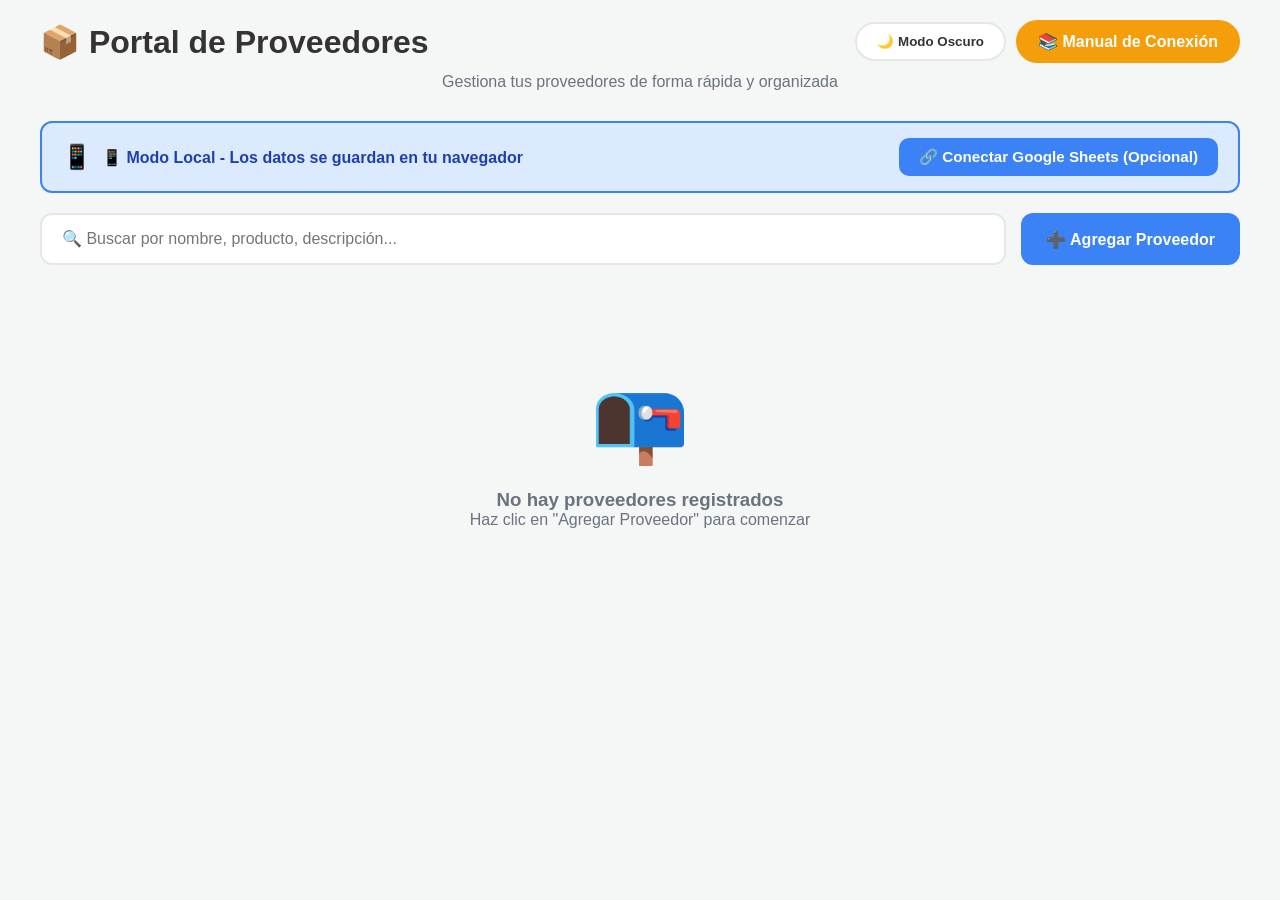
<file: index.html>
<!DOCTYPE html>
<html lang="es">
<head>
<meta charset="UTF-8">
<meta name="viewport" content="width=device-width, initial-scale=1.0">
<title>Portal de Proveedores</title>
<link rel="stylesheet" href="css.css">
</head>
<body>

<header>
<div class="header-content">
<h1>📦 Portal de Proveedores</h1>
<div class="header-buttons">
<button id="theme-toggle" class="theme-toggle" onclick="toggleTheme()">🌙 Modo Oscuro</button>
<a href="manual.html" class="btn-manual" target="_blank">📚 Manual de Conexión</a>
</div>
</div>
<p class="subtitle">Gestiona tus proveedores de forma rápida y organizada</p>
</header>

<main>
<!-- BARRA DE CONEXIÓN -->
<div id="connection-bar" class="connection-bar">
<div class="connection-info">
<span class="status-icon" id="status-icon">📱</span>
<span id="connection-status">Modo Local - Los datos se guardan en tu navegador</span>
</div>
<button class="btn-connect" onclick="showSetupModal()" id="btn-connect">🔗 Conectar Google Sheets (Opcional)</button>
</div>

<!-- BARRA DE HERRAMIENTAS -->
<div class="toolbar" id="toolbar">
<div class="search-container">
<input type="text" id="search-input" placeholder="🔍 Buscar por nombre, producto, descripción..." onkeyup="searchProviders()">
</div>
<button class="btn-add" onclick="openModal()">➕ Agregar Proveedor</button>
</div>

<!-- GRID DE TARJETAS -->
<div id="providers-grid" class="providers-grid">
<!-- Las tarjetas se generan aquí dinámicamente -->
</div>

<!-- MENSAJE VACÍO -->
<div id="empty-message" class="empty-message" style="display: none;">
<div class="empty-icon">📭</div>
<h3>No hay proveedores registrados</h3>
<p>Haz clic en "Agregar Proveedor" para comenzar</p>
</div>
</main>

<!-- MODAL DE CONFIGURACIÓN (Conexión Google Sheets) -->
<div id="modal-setup" class="modal">
<div class="modal-content">
<div class="modal-header">
<h2>🔗 Conectar con Google Sheets</h2>
<button class="btn-close" onclick="closeSetupModal()">✕</button>
</div>
<div class="setup-instructions">
<h3>📋 Instrucciones:</h3>
<ol>
<li>Abre el archivo <strong>manual.html</strong> para ver los pasos completos</li>
<li>Crea tu Google Sheet y Apps Script</li>
<li>Copia la URL de tu aplicación web</li>
<li>Pégala en el campo de abajo</li>
</ol>
<a href="manual.html" target="_blank" class="btn-manual-inline">📖 Ver Manual Completo</a>
</div>
<div class="form-group">
<label for="script-url">URL del Script de Google:</label>
<input type="text" id="script-url" placeholder="https://script.google.com/macros/s/.../exec">
</div>
<div class="form-actions">
<button class="btn-cancel" onclick="closeSetupModal()">Cancelar</button>
<button class="btn-save" onclick="saveScriptUrl()">💾 Conectar</button>
<button class="btn-disconnect" onclick="disconnectGoogle()" id="btn-disconnect" style="display:none;">🔌 Desconectar</button>
</div>
</div>
</div>

<!-- MODAL AGREGAR/EDITAR -->
<div id="modal" class="modal">
<div class="modal-content">
<div class="modal-header">
<h2 id="modal-title">➕ Agregar Proveedor</h2>
<button class="btn-close" onclick="closeModal()">✕</button>
</div>
<form id="provider-form" onsubmit="saveProvider(event)">
<div class="form-group">
<label for="prov-nombre">Nombre del Proveedor *</label>
<input type="text" id="prov-nombre" required placeholder="Ej: Distribuidora XYZ">
</div>
<div class="form-group">
<label for="prov-numero">Número de Teléfono *</label>
<input type="tel" id="prov-numero" required placeholder="Ej: 555-123-4567">
</div>
<div class="form-group">
<label for="prov-etiqueta">Etiqueta / Categoría</label>
<input type="text" id="prov-etiqueta" placeholder="Ej: Relojes, Ropa, Electrónica">
<small>Palabras clave separadas por coma</small>
</div>
<div class="form-group">
<label for="prov-alias">Alias (Nombre corto)</label>
<input type="text" id="prov-alias" placeholder="Ej: XYZ, Proveedor A">
</div>
<div class="form-group">
<label for="prov-descripcion">Descripción Detallada</label>
<textarea id="prov-descripcion" rows="4" placeholder="Ej: Vende relojes de pulsera, smartwatches, accesorios. Precios mayoristas. Entrega en 24h."></textarea>
<small>Describe qué productos vende, condiciones, etc.</small>
</div>
<div class="form-actions">
<button type="button" class="btn-cancel" onclick="closeModal()">Cancelar</button>
<button type="submit" class="btn-save">💾 Guardar</button>
</div>
</form>
</div>
</div>

<!-- MODAL CONFIRMAR ELIMINAR -->
<div id="modal-confirm" class="modal">
<div class="modal-content modal-small">
<div class="warning-icon">⚠️</div>
<h3>Confirmar Eliminación</h3>
<p>¿Estás seguro de que deseas eliminar este proveedor?</p>
<p class="confirm-name" id="confirm-name"></p>
<div class="form-actions">
<button class="btn-cancel" onclick="closeConfirmModal()">Cancelar</button>
<button class="btn-delete" onclick="confirmDelete()">🗑️ Eliminar</button>
</div>
</div>
</div>

<script src="proveedores.js"></script>
</body>
</html>
</file>
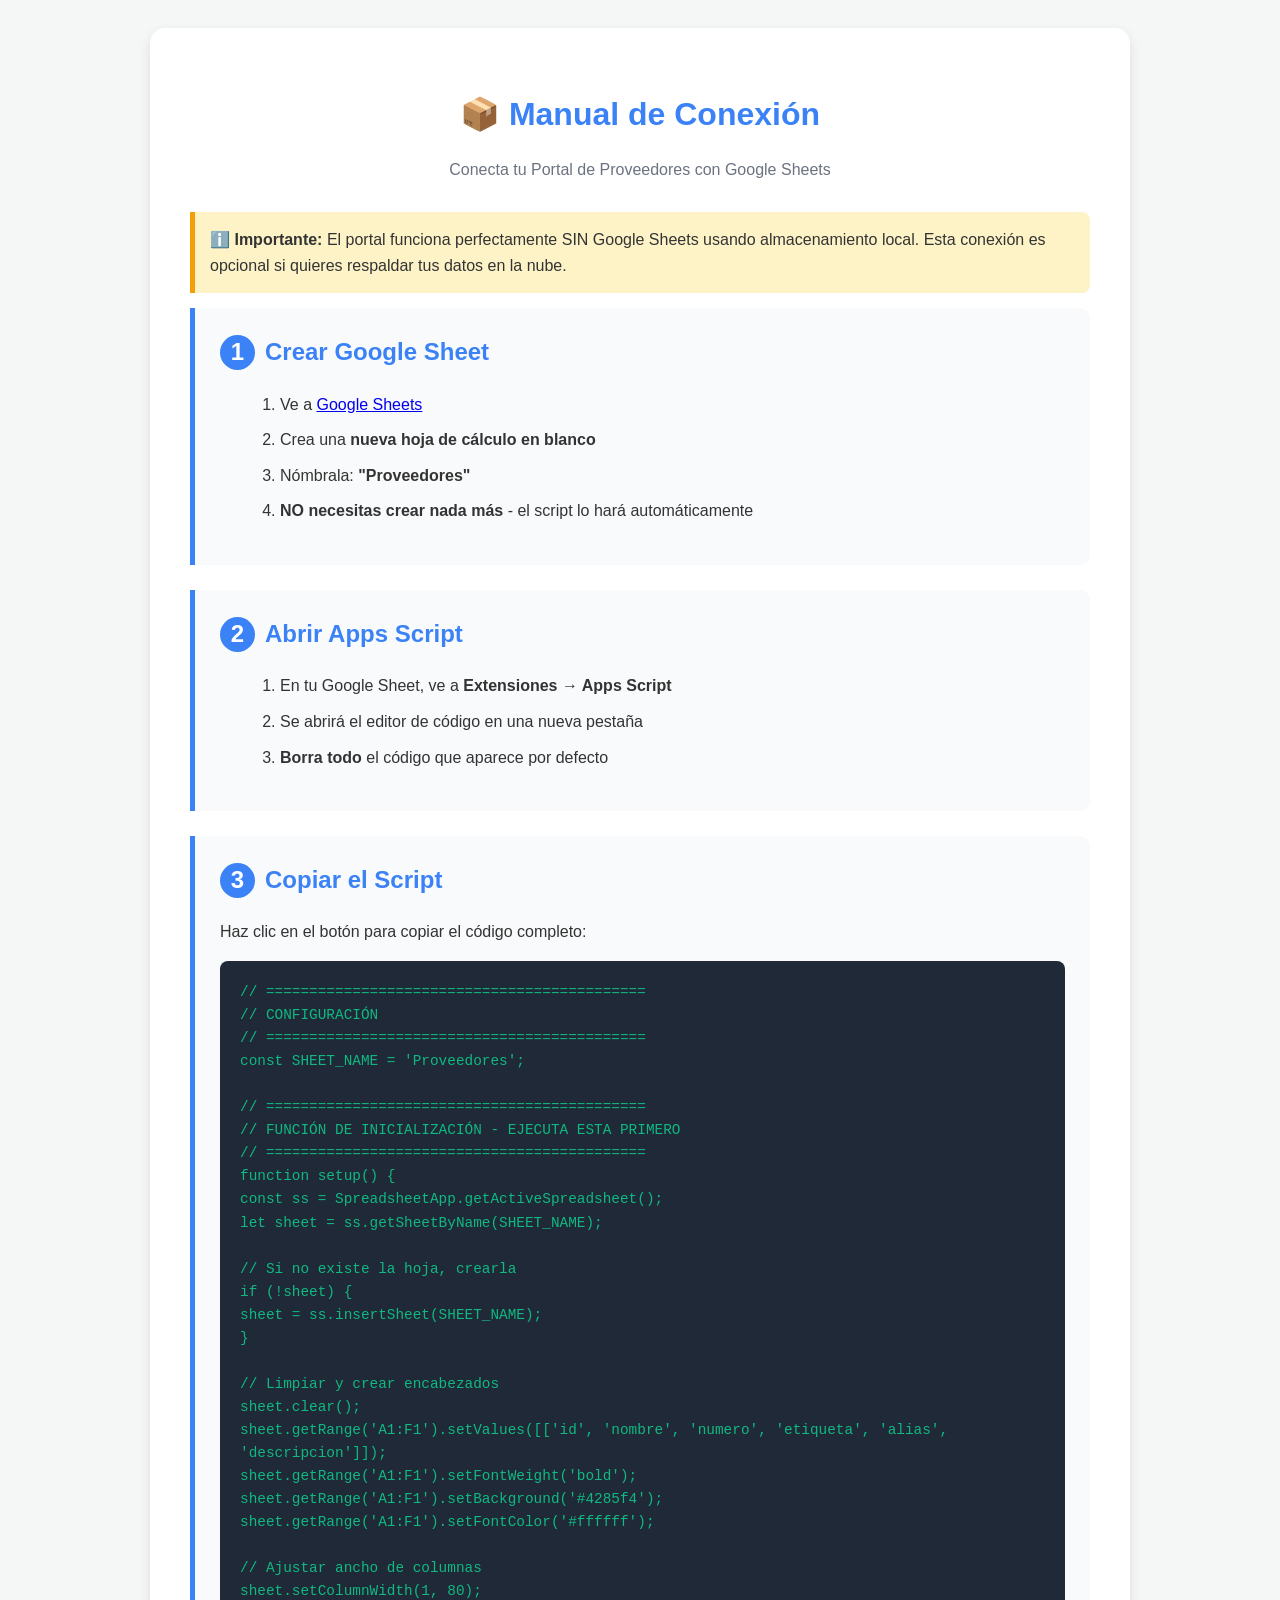
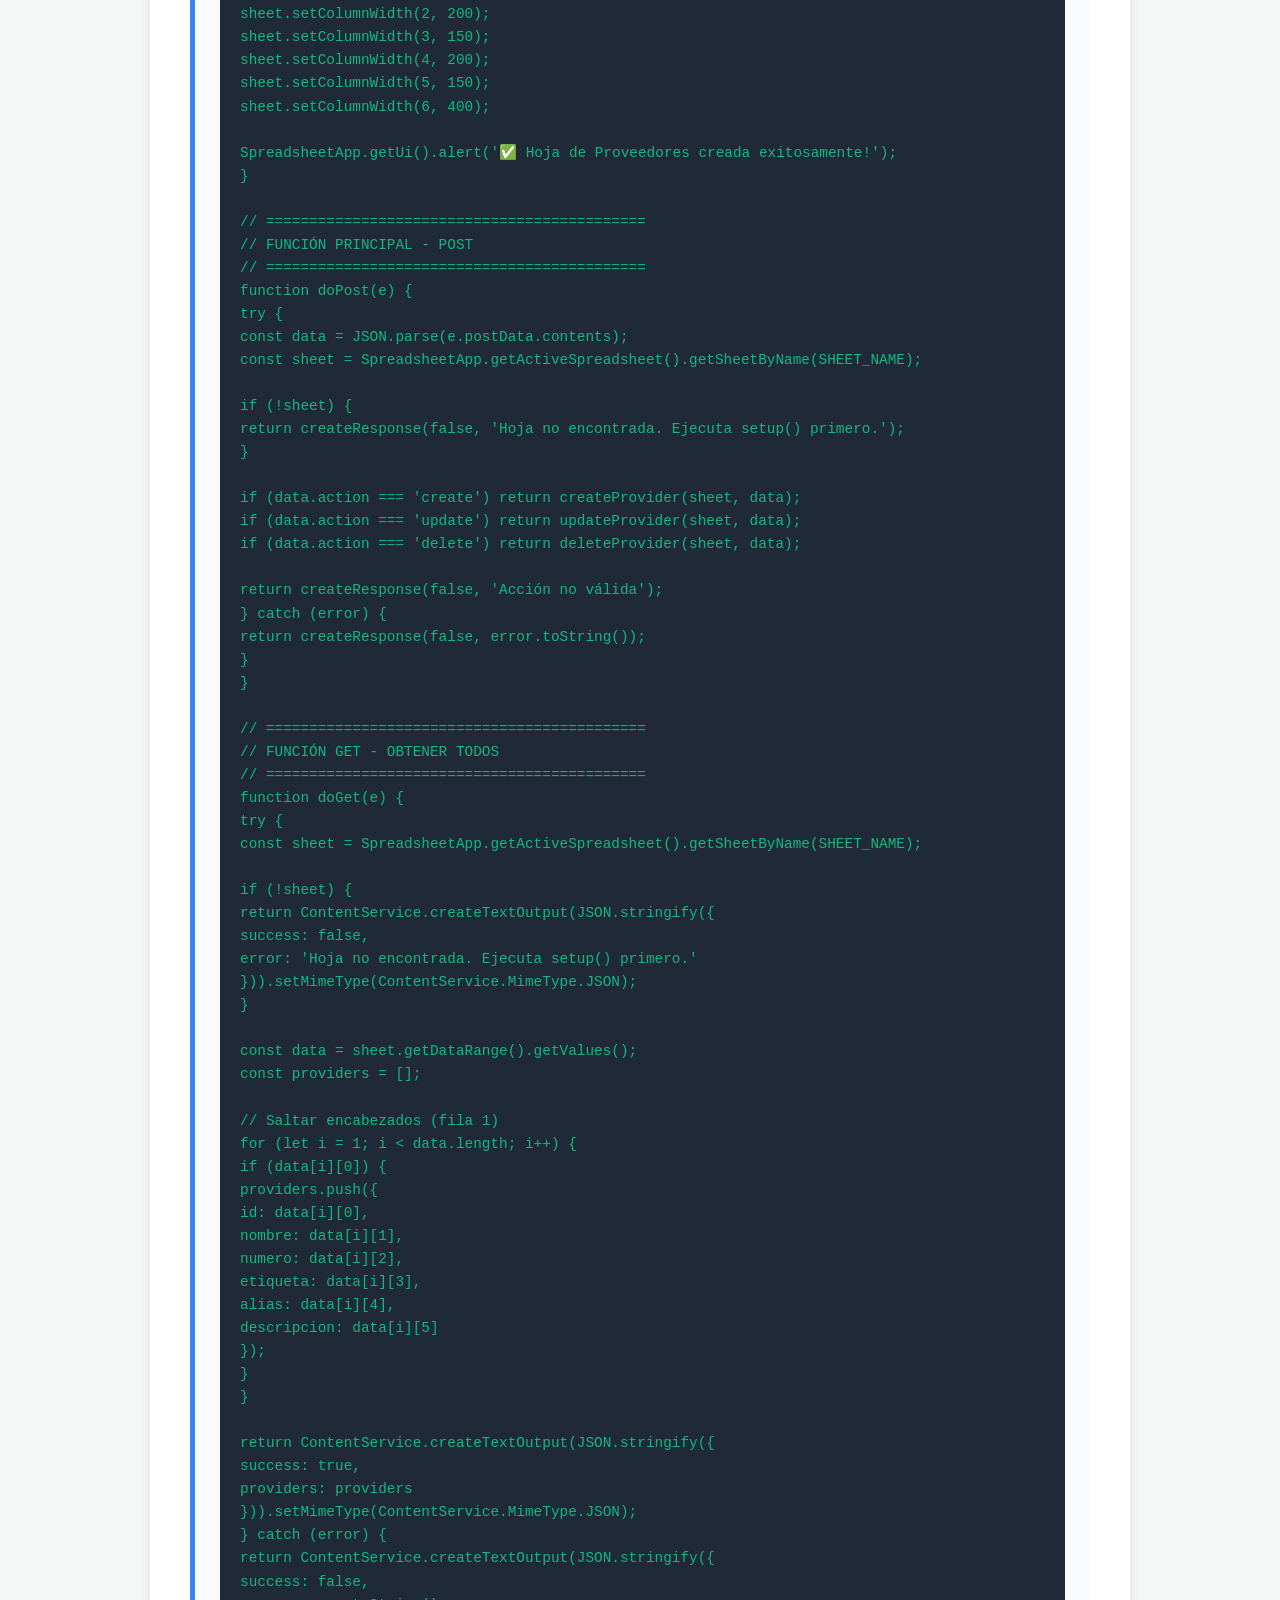
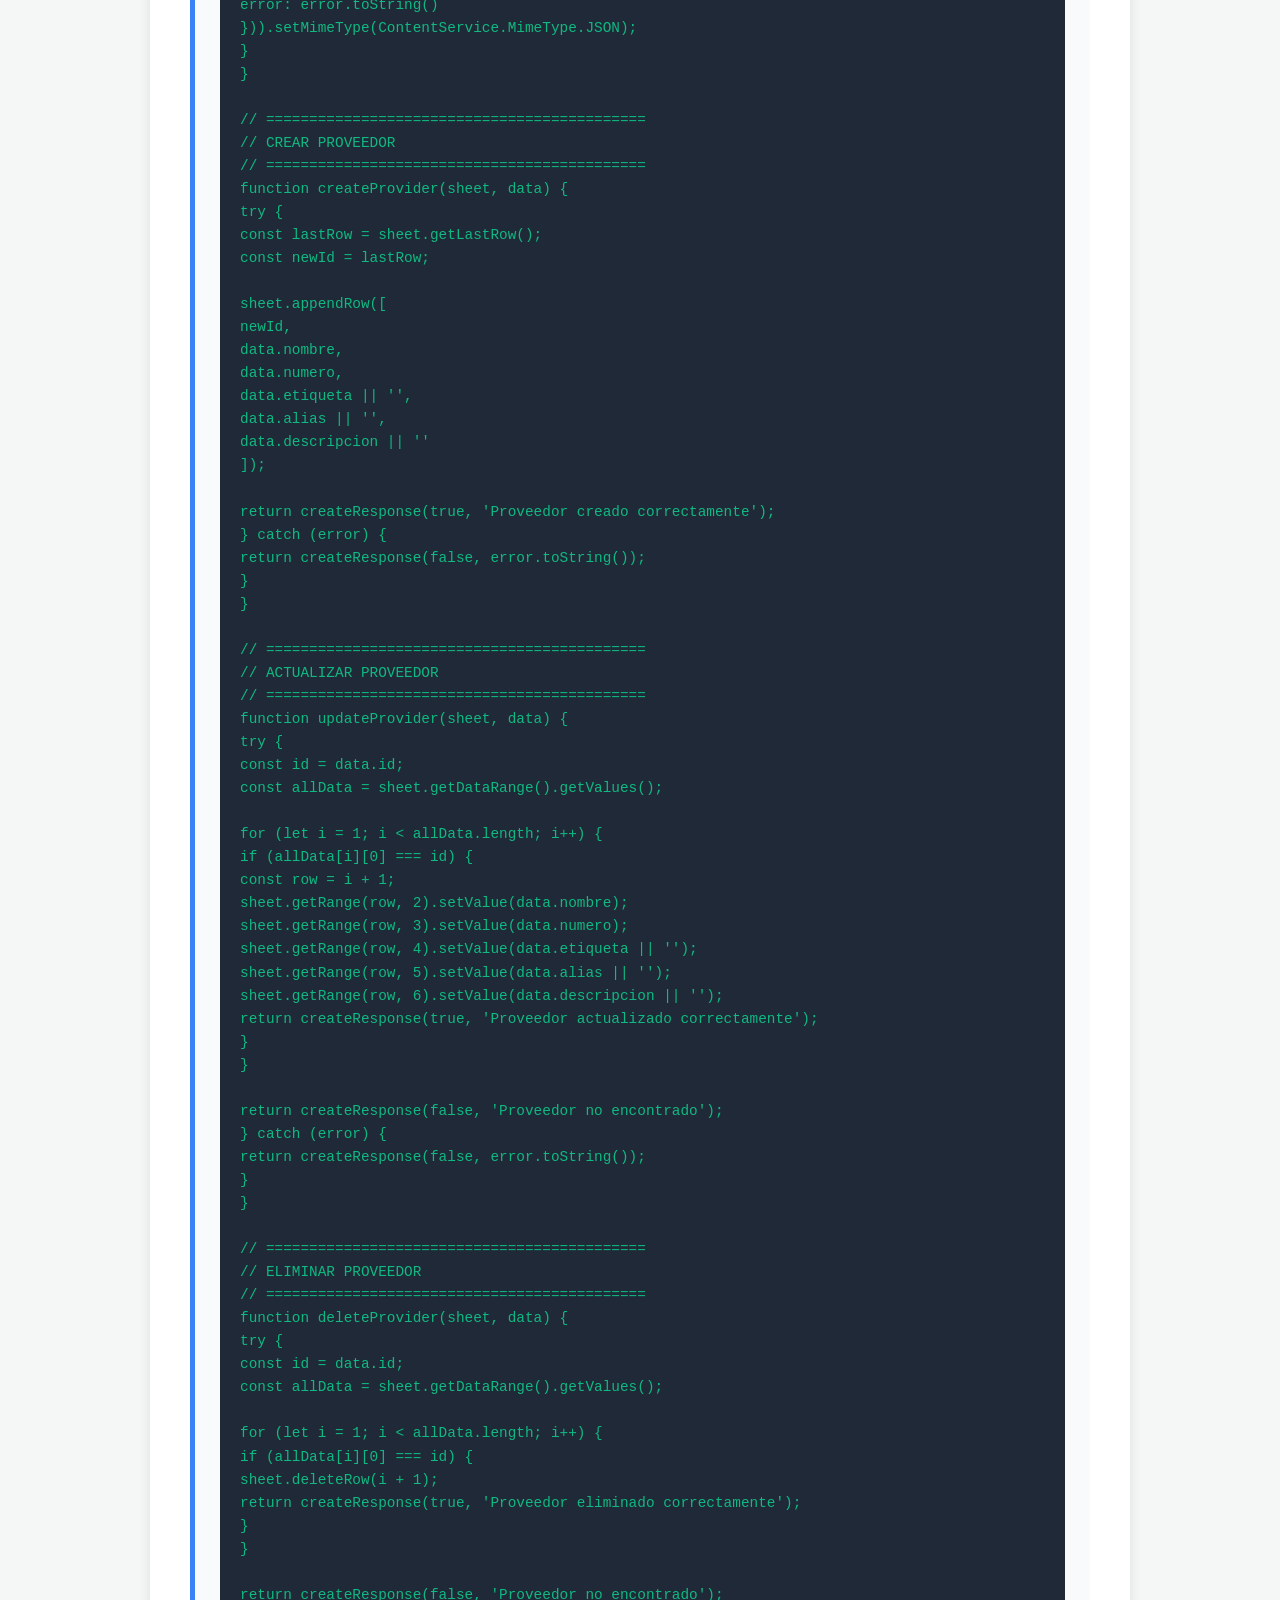
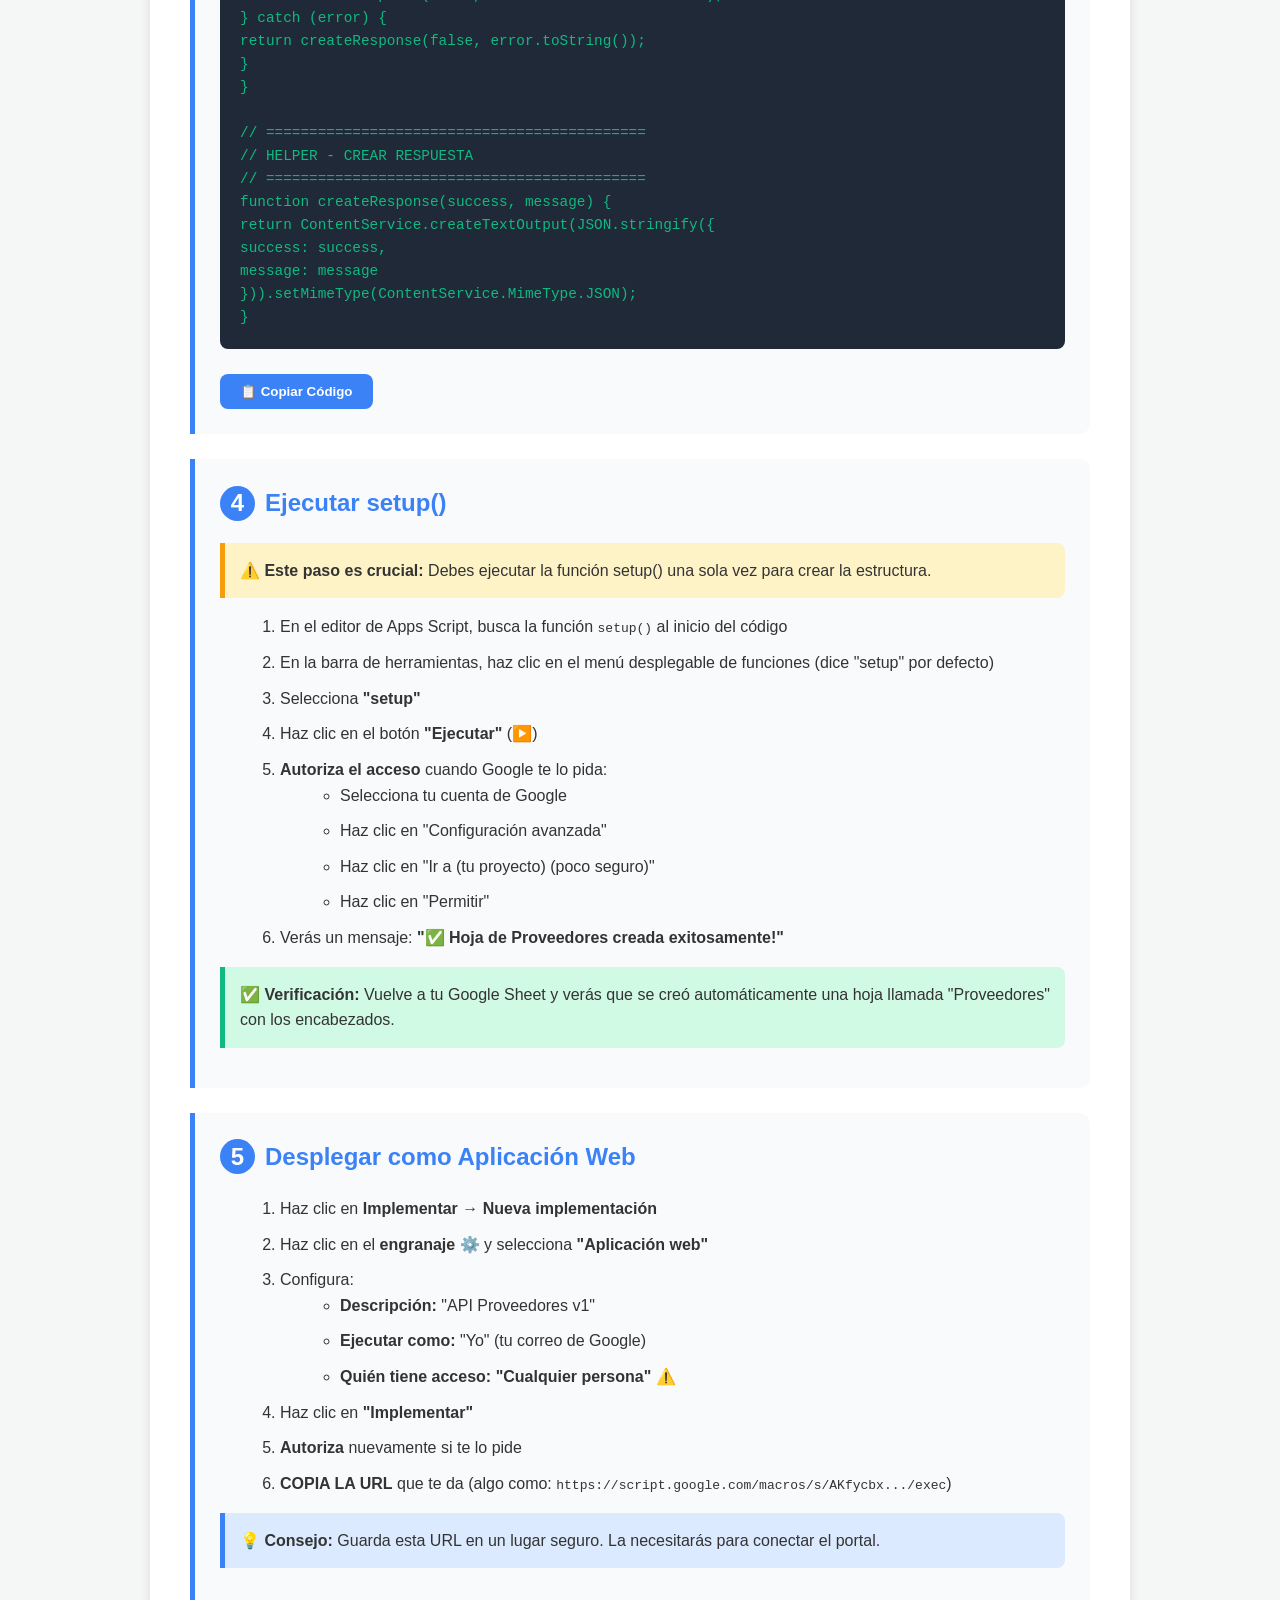
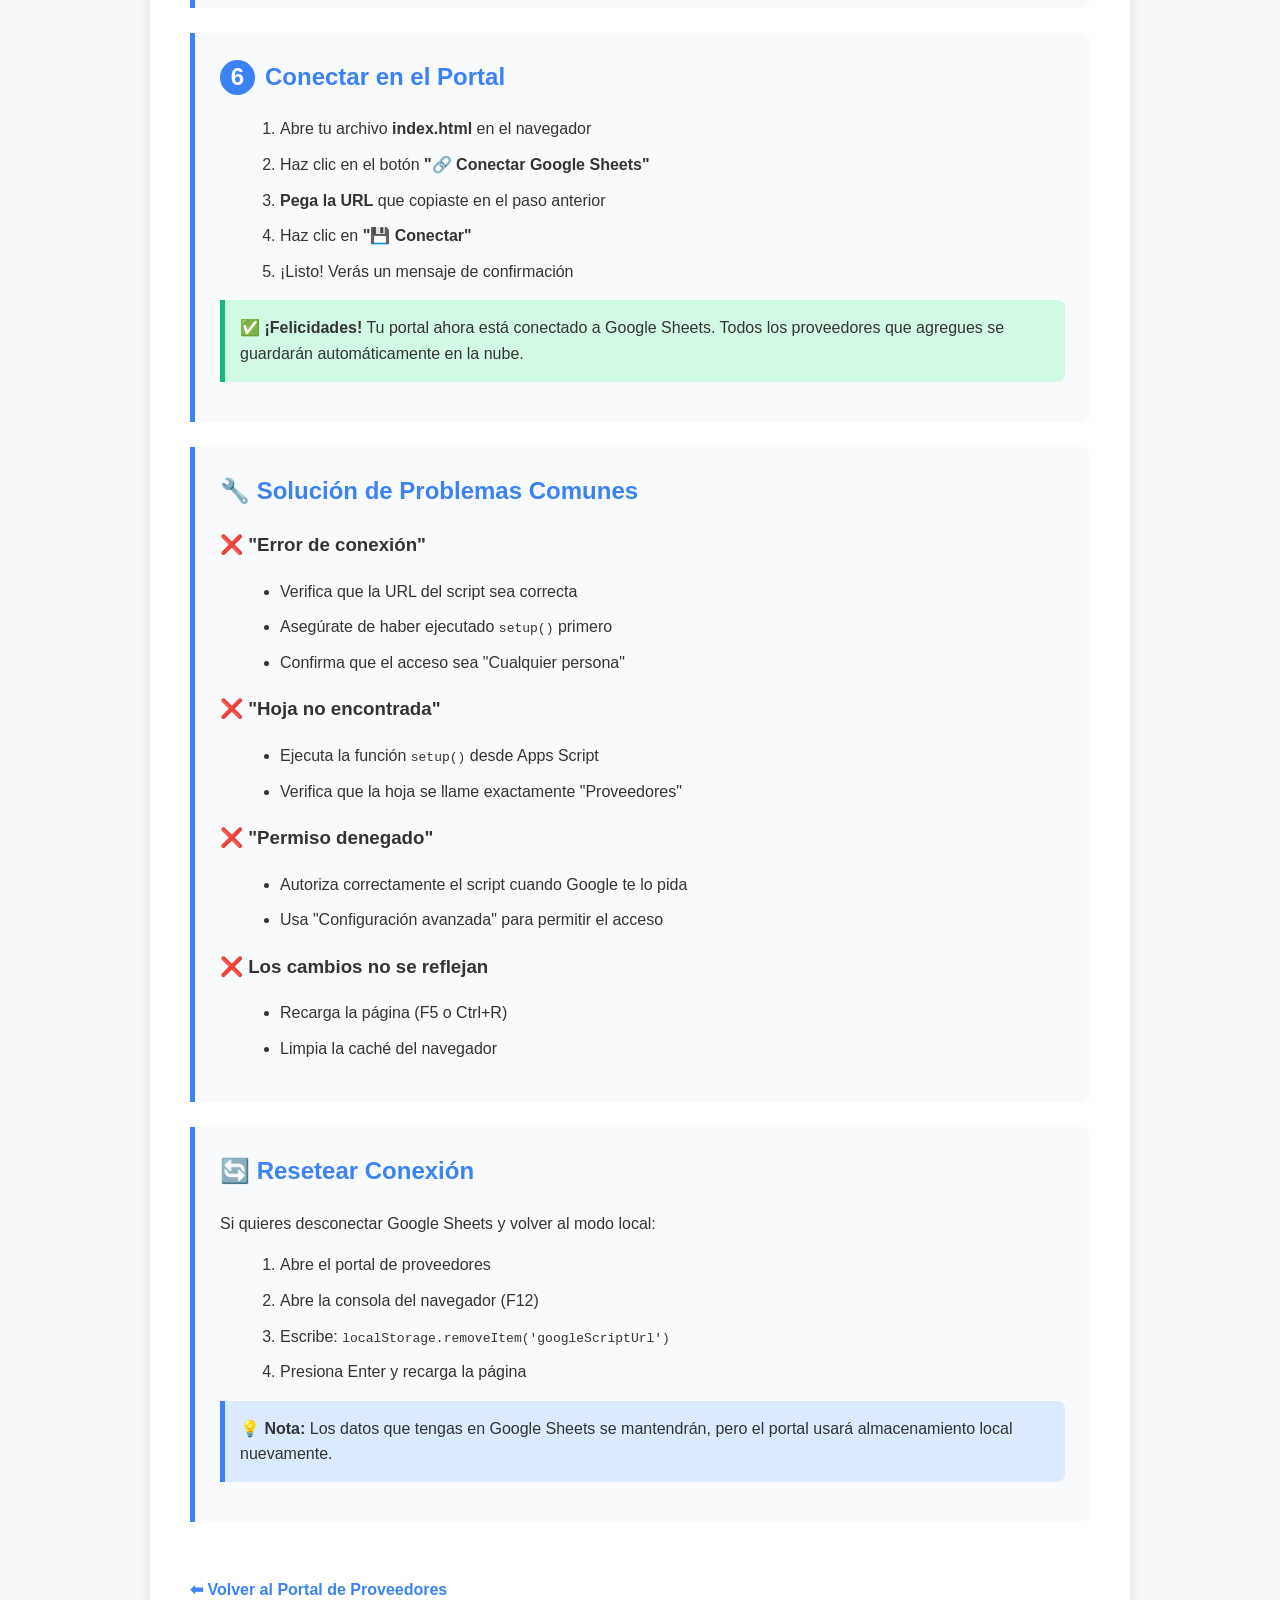
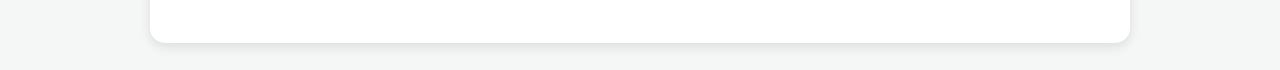
<file: manual.html>
<!DOCTYPE html>
<html lang="es">
<head>
<meta charset="UTF-8">
<meta name="viewport" content="width=device-width, initial-scale=1.0">
<title>Manual de Conexión - Google Sheets</title>
<style>
body {
font-family: 'Segoe UI', Tahoma, Geneva, Verdana, sans-serif;
background: #f4f7f6;
color: #333;
padding: 20px;
line-height: 1.6;
}
.container {
max-width: 900px;
margin: 0 auto;
background: white;
border-radius: 15px;
padding: 40px;
box-shadow: 0 4px 12px rgba(0,0,0,0.1);
}
h1 {
color: #3b82f6;
text-align: center;
margin-bottom: 10px;
}
.subtitle {
text-align: center;
color: #6b7280;
margin-bottom: 30px;
}
.step {
background: #f9fafb;
border-left: 5px solid #3b82f6;
padding: 25px;
margin-bottom: 25px;
border-radius: 0 10px 10px 0;
}
.step h2 {
color: #3b82f6;
margin-top: 0;
display: flex;
align-items: center;
gap: 10px;
}
.step-number {
background: #3b82f6;
color: white;
width: 35px;
height: 35px;
border-radius: 50%;
display: inline-flex;
align-items: center;
justify-content: center;
font-weight: bold;
}
.code-block {
background: #1f2937;
color: #10b981;
padding: 20px;
border-radius: 8px;
font-family: 'Courier New', monospace;
font-size: 0.9rem;
overflow-x: auto;
margin: 15px 0;
white-space: pre-wrap;
word-wrap: break-word;
}
.btn-copy {
background: #3b82f6;
color: white;
border: none;
padding: 10px 20px;
border-radius: 8px;
cursor: pointer;
font-weight: bold;
margin-top: 10px;
}
.btn-copy:hover {
background: #2563eb;
}
.alert {
background: #fef3c7;
border-left: 5px solid #f59e0b;
padding: 15px;
border-radius: 0 8px 8px 0;
margin: 15px 0;
}
.alert-success {
background: #d1fae5;
border-left-color: #10b981;
}
ol, ul {
margin-left: 20px;
}
li {
margin-bottom: 10px;
}
.back-link {
display: inline-block;
margin-top: 30px;
color: #3b82f6;
text-decoration: none;
font-weight: bold;
}
.back-link:hover {
text-decoration: underline;
}
.note {
background: #dbeafe;
border-left: 5px solid #3b82f6;
padding: 15px;
border-radius: 0 8px 8px 0;
margin: 15px 0;
}
</style>
</head>
<body>

<div class="container">
<h1>📦 Manual de Conexión</h1>
<p class="subtitle">Conecta tu Portal de Proveedores con Google Sheets</p>

<div class="alert">
<strong>ℹ️ Importante:</strong> El portal funciona perfectamente SIN Google Sheets usando almacenamiento local. Esta conexión es opcional si quieres respaldar tus datos en la nube.
</div>

<!-- PASO 1 -->
<div class="step">
<h2><span class="step-number">1</span> Crear Google Sheet</h2>
<ol>
<li>Ve a <a href="https://sheets.google.com" target="_blank">Google Sheets</a></li>
<li>Crea una <strong>nueva hoja de cálculo en blanco</strong></li>
<li>Nómbrala: <strong>"Proveedores"</strong></li>
<li><strong>NO necesitas crear nada más</strong> - el script lo hará automáticamente</li>
</ol>
</div>

<!-- PASO 2 -->
<div class="step">
<h2><span class="step-number">2</span> Abrir Apps Script</h2>
<ol>
<li>En tu Google Sheet, ve a <strong>Extensiones → Apps Script</strong></li>
<li>Se abrirá el editor de código en una nueva pestaña</li>
<li><strong>Borra todo</strong> el código que aparece por defecto</li>
</ol>
</div>

<!-- PASO 3 -->
<div class="step">
<h2><span class="step-number">3</span> Copiar el Script</h2>
<p>Haz clic en el botón para copiar el código completo:</p>
<div class="code-block" id="script-code">// ============================================
// CONFIGURACIÓN
// ============================================
const SHEET_NAME = 'Proveedores';

// ============================================
// FUNCIÓN DE INICIALIZACIÓN - EJECUTA ESTA PRIMERO
// ============================================
function setup() {
const ss = SpreadsheetApp.getActiveSpreadsheet();
let sheet = ss.getSheetByName(SHEET_NAME);

// Si no existe la hoja, crearla
if (!sheet) {
sheet = ss.insertSheet(SHEET_NAME);
}

// Limpiar y crear encabezados
sheet.clear();
sheet.getRange('A1:F1').setValues([['id', 'nombre', 'numero', 'etiqueta', 'alias', 'descripcion']]);
sheet.getRange('A1:F1').setFontWeight('bold');
sheet.getRange('A1:F1').setBackground('#4285f4');
sheet.getRange('A1:F1').setFontColor('#ffffff');

// Ajustar ancho de columnas
sheet.setColumnWidth(1, 80);
sheet.setColumnWidth(2, 200);
sheet.setColumnWidth(3, 150);
sheet.setColumnWidth(4, 200);
sheet.setColumnWidth(5, 150);
sheet.setColumnWidth(6, 400);

SpreadsheetApp.getUi().alert('✅ Hoja de Proveedores creada exitosamente!');
}

// ============================================
// FUNCIÓN PRINCIPAL - POST
// ============================================
function doPost(e) {
try {
const data = JSON.parse(e.postData.contents);
const sheet = SpreadsheetApp.getActiveSpreadsheet().getSheetByName(SHEET_NAME);

if (!sheet) {
return createResponse(false, 'Hoja no encontrada. Ejecuta setup() primero.');
}

if (data.action === 'create') return createProvider(sheet, data);
if (data.action === 'update') return updateProvider(sheet, data);
if (data.action === 'delete') return deleteProvider(sheet, data);

return createResponse(false, 'Acción no válida');
} catch (error) {
return createResponse(false, error.toString());
}
}

// ============================================
// FUNCIÓN GET - OBTENER TODOS
// ============================================
function doGet(e) {
try {
const sheet = SpreadsheetApp.getActiveSpreadsheet().getSheetByName(SHEET_NAME);

if (!sheet) {
return ContentService.createTextOutput(JSON.stringify({ 
success: false, 
error: 'Hoja no encontrada. Ejecuta setup() primero.' 
})).setMimeType(ContentService.MimeType.JSON);
}

const data = sheet.getDataRange().getValues();
const providers = [];

// Saltar encabezados (fila 1)
for (let i = 1; i < data.length; i++) {
if (data[i][0]) {
providers.push({
id: data[i][0],
nombre: data[i][1],
numero: data[i][2],
etiqueta: data[i][3],
alias: data[i][4],
descripcion: data[i][5]
});
}
}

return ContentService.createTextOutput(JSON.stringify({ 
success: true, 
providers: providers 
})).setMimeType(ContentService.MimeType.JSON);
} catch (error) {
return ContentService.createTextOutput(JSON.stringify({ 
success: false, 
error: error.toString() 
})).setMimeType(ContentService.MimeType.JSON);
}
}

// ============================================
// CREAR PROVEEDOR
// ============================================
function createProvider(sheet, data) {
try {
const lastRow = sheet.getLastRow();
const newId = lastRow;

sheet.appendRow([
newId,
data.nombre,
data.numero,
data.etiqueta || '',
data.alias || '',
data.descripcion || ''
]);

return createResponse(true, 'Proveedor creado correctamente');
} catch (error) {
return createResponse(false, error.toString());
}
}

// ============================================
// ACTUALIZAR PROVEEDOR
// ============================================
function updateProvider(sheet, data) {
try {
const id = data.id;
const allData = sheet.getDataRange().getValues();

for (let i = 1; i < allData.length; i++) {
if (allData[i][0] === id) {
const row = i + 1;
sheet.getRange(row, 2).setValue(data.nombre);
sheet.getRange(row, 3).setValue(data.numero);
sheet.getRange(row, 4).setValue(data.etiqueta || '');
sheet.getRange(row, 5).setValue(data.alias || '');
sheet.getRange(row, 6).setValue(data.descripcion || '');
return createResponse(true, 'Proveedor actualizado correctamente');
}
}

return createResponse(false, 'Proveedor no encontrado');
} catch (error) {
return createResponse(false, error.toString());
}
}

// ============================================
// ELIMINAR PROVEEDOR
// ============================================
function deleteProvider(sheet, data) {
try {
const id = data.id;
const allData = sheet.getDataRange().getValues();

for (let i = 1; i < allData.length; i++) {
if (allData[i][0] === id) {
sheet.deleteRow(i + 1);
return createResponse(true, 'Proveedor eliminado correctamente');
}
}

return createResponse(false, 'Proveedor no encontrado');
} catch (error) {
return createResponse(false, error.toString());
}
}

// ============================================
// HELPER - CREAR RESPUESTA
// ============================================
function createResponse(success, message) {
return ContentService.createTextOutput(JSON.stringify({ 
success: success, 
message: message 
})).setMimeType(ContentService.MimeType.JSON);
}</div>
<button class="btn-copy" onclick="copyCode()">📋 Copiar Código</button>
</div>

<!-- PASO 4 -->
<div class="step">
<h2><span class="step-number">4</span> Ejecutar setup()</h2>
<div class="alert">
<strong>⚠️ Este paso es crucial:</strong> Debes ejecutar la función setup() una sola vez para crear la estructura.
</div>
<ol>
<li>En el editor de Apps Script, busca la función <code>setup()</code> al inicio del código</li>
<li>En la barra de herramientas, haz clic en el menú desplegable de funciones (dice "setup" por defecto)</li>
<li>Selecciona <strong>"setup"</strong></li>
<li>Haz clic en el botón <strong>"Ejecutar"</strong> (▶️)</li>
<li><strong>Autoriza el acceso</strong> cuando Google te lo pida:
<ul>
<li>Selecciona tu cuenta de Google</li>
<li>Haz clic en "Configuración avanzada"</li>
<li>Haz clic en "Ir a (tu proyecto) (poco seguro)"</li>
<li>Haz clic en "Permitir"</li>
</ul>
</li>
<li>Verás un mensaje: <strong>"✅ Hoja de Proveedores creada exitosamente!"</strong></li>
</ol>
<div class="alert alert-success">
<strong>✅ Verificación:</strong> Vuelve a tu Google Sheet y verás que se creó automáticamente una hoja llamada "Proveedores" con los encabezados.
</div>
</div>

<!-- PASO 5 -->
<div class="step">
<h2><span class="step-number">5</span> Desplegar como Aplicación Web</h2>
<ol>
<li>Haz clic en <strong>Implementar → Nueva implementación</strong></li>
<li>Haz clic en el <strong>engranaje ⚙️</strong> y selecciona <strong>"Aplicación web"</strong></li>
<li>Configura:
<ul>
<li><strong>Descripción:</strong> "API Proveedores v1"</li>
<li><strong>Ejecutar como:</strong> "Yo" (tu correo de Google)</li>
<li><strong>Quién tiene acceso:</strong> <strong>"Cualquier persona"</strong> ⚠️</li>
</ul>
</li>
<li>Haz clic en <strong>"Implementar"</strong></li>
<li><strong>Autoriza</strong> nuevamente si te lo pide</li>
<li><strong>COPIA LA URL</strong> que te da (algo como: <code>https://script.google.com/macros/s/AKfycbx.../exec</code>)</li>
</ol>
<div class="note">
<strong>💡 Consejo:</strong> Guarda esta URL en un lugar seguro. La necesitarás para conectar el portal.
</div>
</div>

<!-- PASO 6 -->
<div class="step">
<h2><span class="step-number">6</span> Conectar en el Portal</h2>
<ol>
<li>Abre tu archivo <strong>index.html</strong> en el navegador</li>
<li>Haz clic en el botón <strong>"🔗 Conectar Google Sheets"</strong></li>
<li><strong>Pega la URL</strong> que copiaste en el paso anterior</li>
<li>Haz clic en <strong>"💾 Conectar"</strong></li>
<li>¡Listo! Verás un mensaje de confirmación</li>
</ol>
<div class="alert alert-success">
<strong>✅ ¡Felicidades!</strong> Tu portal ahora está conectado a Google Sheets. Todos los proveedores que agregues se guardarán automáticamente en la nube.
</div>
</div>

<!-- SOLUCIÓN DE PROBLEMAS -->
<div class="step">
<h2>🔧 Solución de Problemas Comunes</h2>
<h3>❌ "Error de conexión"</h3>
<ul>
<li>Verifica que la URL del script sea correcta</li>
<li>Asegúrate de haber ejecutado <code>setup()</code> primero</li>
<li>Confirma que el acceso sea "Cualquier persona"</li>
</ul>

<h3>❌ "Hoja no encontrada"</h3>
<ul>
<li>Ejecuta la función <code>setup()</code> desde Apps Script</li>
<li>Verifica que la hoja se llame exactamente "Proveedores"</li>
</ul>

<h3>❌ "Permiso denegado"</h3>
<ul>
<li>Autoriza correctamente el script cuando Google te lo pida</li>
<li>Usa "Configuración avanzada" para permitir el acceso</li>
</ul>

<h3>❌ Los cambios no se reflejan</h3>
<ul>
<li>Recarga la página (F5 o Ctrl+R)</li>
<li>Limpia la caché del navegador</li>
</ul>
</div>

<!-- RESET -->
<div class="step">
<h2>🔄 Resetear Conexión</h2>
<p>Si quieres desconectar Google Sheets y volver al modo local:</p>
<ol>
<li>Abre el portal de proveedores</li>
<li>Abre la consola del navegador (F12)</li>
<li>Escribe: <code>localStorage.removeItem('googleScriptUrl')</code></li>
<li>Presiona Enter y recarga la página</li>
</ol>
<div class="note">
<strong>💡 Nota:</strong> Los datos que tengas en Google Sheets se mantendrán, pero el portal usará almacenamiento local nuevamente.
</div>
</div>

<a href="index.html" class="back-link">⬅ Volver al Portal de Proveedores</a>
</div>

<script>
function copyCode() {
const code = document.getElementById('script-code').textContent;
navigator.clipboard.writeText(code).then(() => {
alert('✅ Código copiado al portapapeles');
}).catch(() => {
// Fallback
const textArea = document.createElement('textarea');
textArea.value = code;
document.body.appendChild(textArea);
textArea.select();
document.execCommand('copy');
document.body.removeChild(textArea);
alert('✅ Código copiado al portapapeles');
});
}
</script>

</body>
</html>
</file>
<file: css.css>
/* VARIABLES - MODO CLARO (por defecto) */
:root {
    --bg-primary: #f4f7f6;
    --bg-secondary: #ffffff;
    --text-primary: #333333;
    --text-secondary: #6b7280;
    --border-color: #e5e7eb;
    --card-shadow: rgba(0, 0, 0, 0.08);
    --primary: #3b82f6;
    --primary-hover: #2563eb;
    --success: #10b981;
    --danger: #ef4444;
    --warning: #f59e0b;
    --tag-bg: #fef3c7;
    --tag-text: #92400e;
    --input-bg: #ffffff;
    --modal-overlay: rgba(0, 0, 0, 0.5);
}

/* MODO OSCURO */
body.dark-mode {
    --bg-primary: #1f2937;
    --bg-secondary: #374151;
    --text-primary: #f9fafb;
    --text-secondary: #9ca3af;
    --border-color: #4b5563;
    --card-shadow: rgba(0, 0, 0, 0.3);
    --primary: #60a5fa;
    --primary-hover: #3b82f6;
    --success: #34d399;
    --danger: #f87171;
    --warning: #fbbf24;
    --tag-bg: #451a03;
    --tag-text: #fbbf24;
    --input-bg: #4b5563;
    --modal-overlay: rgba(0, 0, 0, 0.7);
}

* {
    margin: 0;
    padding: 0;
    box-sizing: border-box;
}

body {
    font-family: 'Segoe UI', Tahoma, Geneva, Verdana, sans-serif;
    background: var(--bg-primary);
    color: var(--text-primary);
    padding: 20px;
    transition: all 0.3s ease;
}

/* HEADER */
header {
    text-align: center;
    margin-bottom: 30px;
}

.header-content {
    display: flex;
    justify-content: space-between;
    align-items: center;
    max-width: 1200px;
    margin: 0 auto 10px;
    flex-wrap: wrap;
    gap: 15px;
}

.header-buttons {
    display: flex;
    gap: 10px;
    align-items: center;
    flex-wrap: wrap;
}

h1 {
    color: var(--text-primary);
    font-size: 2rem;
}

.subtitle {
    color: var(--text-secondary);
    margin-top: 5px;
}

/* BOTÓN MODO OSCURO/CLARO */
.theme-toggle {
    padding: 10px 20px;
    background: var(--bg-secondary);
    color: var(--text-primary);
    border: 2px solid var(--border-color);
    border-radius: 25px;
    cursor: pointer;
    font-weight: bold;
    transition: all 0.3s;
}

.theme-toggle:hover {
    background: var(--primary);
    color: white;
    border-color: var(--primary);
}

/* BOTÓN MANUAL */
.btn-manual {
    padding: 10px 20px;
    background: var(--warning);
    color: white;
    text-decoration: none;
    border-radius: 25px;
    font-weight: bold;
    transition: all 0.3s;
    border: 2px solid var(--warning);
}

.btn-manual:hover {
    background: #d97706;
    border-color: #d97706;
    transform: translateY(-2px);
}

.btn-manual-inline {
    display: inline-block;
    margin-top: 10px;
    padding: 8px 16px;
    background: var(--primary);
    color: white;
    text-decoration: none;
    border-radius: 8px;
    font-weight: bold;
    transition: all 0.3s;
}

.btn-manual-inline:hover {
    background: var(--primary-hover);
}

/* BARRA DE CONEXIÓN */
.connection-bar {
    max-width: 1200px;
    margin: 0 auto 20px;
    padding: 15px 20px;
    background: #dbeafe;
    border: 2px solid #3b82f6;
    border-radius: 12px;
    display: flex;
    justify-content: space-between;
    align-items: center;
    flex-wrap: wrap;
    gap: 15px;
}

.connection-bar.connected {
    background: #d1fae5;
    border-color: #10b981;
}

.connection-info {
    display: flex;
    align-items: center;
    gap: 10px;
    font-weight: bold;
    color: #1e40af;
}

.connection-bar.connected .connection-info {
    color: #065f46;
}

.status-icon {
    font-size: 1.5rem;
}

.btn-connect {
    padding: 10px 20px;
    background: #3b82f6;
    color: white;
    border: none;
    border-radius: 10px;
    font-weight: bold;
    cursor: pointer;
    transition: all 0.3s;
    font-size: 0.95rem;
}

.btn-connect:hover {
    background: #2563eb;
    transform: translateY(-2px);
}

.connection-bar.connected .btn-connect {
    background: #10b981;
}

.connection-bar.connected .btn-connect:hover {
    background: #059669;
}

/* TOOLBAR */
.toolbar {
    max-width: 1200px;
    margin: 0 auto 30px;
    display: flex;
    gap: 15px;
    flex-wrap: wrap;
}

.search-container {
    flex: 1;
    min-width: 250px;
}

.search-container input {
    width: 100%;
    padding: 15px 20px;
    border: 2px solid var(--border-color);
    border-radius: 12px;
    font-size: 1rem;
    background: var(--input-bg);
    color: var(--text-primary);
    transition: all 0.3s;
}

.search-container input:focus {
    outline: none;
    border-color: var(--primary);
    box-shadow: 0 0 0 3px rgba(59, 130, 246, 0.1);
}

.btn-add {
    padding: 15px 25px;
    background: var(--primary);
    color: white;
    border: none;
    border-radius: 12px;
    font-size: 1rem;
    font-weight: bold;
    cursor: pointer;
    transition: all 0.3s;
}

.btn-add:hover {
    background: var(--primary-hover);
    transform: translateY(-2px);
}

/* GRID DE TARJETAS */
.providers-grid {
    max-width: 1200px;
    margin: 0 auto;
    display: grid;
    grid-template-columns: repeat(auto-fill, minmax(320px, 1fr));
    gap: 25px;
}

/* TARJETA DE PROVEEDOR */
.provider-card {
    background: var(--bg-secondary);
    border-radius: 15px;
    padding: 25px;
    box-shadow: 0 4px 12px var(--card-shadow);
    transition: all 0.3s;
    border-left: 5px solid var(--primary);
    position: relative;
}

.provider-card:hover {
    transform: translateY(-5px);
    box-shadow: 0 8px 20px var(--card-shadow);
}

.card-header {
    display: flex;
    justify-content: space-between;
    align-items: start;
    margin-bottom: 20px;
}

.card-title {
    flex: 1;
}

.card-title h3 {
    font-size: 1.4rem;
    color: var(--text-primary);
    margin-bottom: 5px;
}

.card-title .alias {
    font-size: 0.9rem;
    color: var(--text-secondary);
    font-style: italic;
}

.card-actions {
    display: flex;
    gap: 10px;
}

.btn-icon {
    width: 38px;
    height: 38px;
    border: none;
    border-radius: 10px;
    cursor: pointer;
    font-size: 1.2rem;
    transition: all 0.2s;
    display: flex;
    align-items: center;
    justify-content: center;
}

.btn-edit {
    background: #dbeafe;
    color: var(--primary);
}

.btn-edit:hover {
    background: var(--primary);
    color: white;
}

.btn-delete {
    background: #fee2e2;
    color: var(--danger);
}

.btn-delete:hover {
    background: var(--danger);
    color: white;
}

.card-info {
    margin-bottom: 15px;
}

.info-item {
    display: flex;
    align-items: start;
    margin-bottom: 12px;
    font-size: 0.95rem;
}

.info-label {
    font-weight: bold;
    color: var(--text-secondary);
    min-width: 100px;
    margin-right: 10px;
}

.info-value {
    flex: 1;
    color: var(--text-primary);
}

.tags-container {
    display: flex;
    flex-wrap: wrap;
    gap: 8px;
    margin-top: 5px;
}

.tag {
    display: inline-block;
    background: var(--tag-bg);
    color: var(--tag-text);
    padding: 5px 12px;
    border-radius: 20px;
    font-size: 0.85rem;
    font-weight: 600;
}

.description {
    background: var(--bg-primary);
    padding: 15px;
    border-radius: 10px;
    font-size: 0.9rem;
    line-height: 1.6;
    color: var(--text-primary);
    border-left: 3px solid var(--border-color);
    margin-top: 10px;
}

/* BOTONES DE CONTACTO */
.contact-buttons {
    display: flex;
    gap: 8px;
    margin-top: 15px;
    flex-wrap: wrap;
}

.contact-buttons button {
    flex: 1;
    min-width: 120px;
    padding: 10px;
    border: none;
    border-radius: 8px;
    cursor: pointer;
    font-weight: bold;
    font-size: 0.9rem;
    transition: all 0.2s;
    display: flex;
    align-items: center;
    justify-content: center;
    gap: 5px;
    color: white;
}

.btn-whatsapp {
    background: #25d366;
}

.btn-whatsapp:hover {
    background: #128c7e;
}

.btn-phone {
    background: #3b82f6;
}

.btn-phone:hover {
    background: #2563eb;
}

/* MENSAJE VACÍO */
.empty-message {
    text-align: center;
    padding: 80px 20px;
    color: var(--text-secondary);
}

.empty-icon {
    font-size: 5rem;
    margin-bottom: 20px;
}

/* MODAL */
.modal {
    display: none;
    position: fixed;
    top: 0;
    left: 0;
    width: 100%;
    height: 100%;
    background: var(--modal-overlay);
    z-index: 1000;
    align-items: center;
    justify-content: center;
    backdrop-filter: blur(5px);
}

.modal.active {
    display: flex;
}

.modal-content {
    background: var(--bg-secondary);
    border-radius: 20px;
    padding: 30px;
    max-width: 550px;
    width: 90%;
    max-height: 90vh;
    overflow-y: auto;
    box-shadow: 0 20px 60px rgba(0,0,0,0.3);
}

.modal-small {
    max-width: 400px;
    text-align: center;
}

.modal-header {
    display: flex;
    justify-content: space-between;
    align-items: center;
    margin-bottom: 25px;
}

.modal-header h2 {
    color: var(--text-primary);
}

.btn-close {
    background: none;
    border: none;
    font-size: 1.8rem;
    cursor: pointer;
    color: var(--text-secondary);
    transition: all 0.2s;
}

.btn-close:hover {
    color: var(--danger);
    transform: rotate(90deg);
}

.warning-icon {
    font-size: 4rem;
    margin-bottom: 15px;
}

.setup-instructions {
    background: var(--bg-primary);
    padding: 20px;
    border-radius: 10px;
    margin-bottom: 20px;
    border-left: 4px solid var(--primary);
}

.setup-instructions h3 {
    margin-bottom: 15px;
    color: var(--text-primary);
}

.setup-instructions ol {
    margin-left: 20px;
    line-height: 1.8;
    color: var(--text-primary);
}

.setup-instructions li {
    margin-bottom: 8px;
}

.form-group {
    margin-bottom: 20px;
}

.form-group label {
    display: block;
    font-weight: bold;
    margin-bottom: 8px;
    color: var(--text-primary);
}

.form-group small {
    display: block;
    margin-top: 5px;
    color: var(--text-secondary);
    font-size: 0.85rem;
}

.form-group input,
.form-group textarea {
    width: 100%;
    padding: 12px;
    border: 2px solid var(--border-color);
    border-radius: 10px;
    font-size: 1rem;
    font-family: inherit;
    background: var(--input-bg);
    color: var(--text-primary);
    transition: all 0.3s;
}

.form-group input:focus,
.form-group textarea:focus {
    outline: none;
    border-color: var(--primary);
}

.form-group textarea {
    resize: vertical;
    min-height: 100px;
}

.form-actions {
    display: flex;
    gap: 12px;
    justify-content: flex-end;
    margin-top: 25px;
    flex-wrap: wrap;
}

.btn-cancel, .btn-save, .btn-delete, .btn-disconnect {
    padding: 12px 24px;
    border: none;
    border-radius: 10px;
    font-weight: bold;
    cursor: pointer;
    font-size: 1rem;
    transition: all 0.3s;
}

.btn-cancel {
    background: var(--border-color);
    color: var(--text-primary);
}

.btn-cancel:hover {
    background: var(--text-secondary);
}

.btn-save {
    background: var(--success);
    color: white;
}

.btn-save:hover {
    transform: translateY(-2px);
    box-shadow: 0 4px 12px rgba(16, 185, 129, 0.4);
}

.btn-delete {
    background: var(--danger);
    color: white;
}

.btn-delete:hover {
    background: #dc2626;
}

.btn-disconnect {
    background: var(--warning);
    color: white;
}

.btn-disconnect:hover {
    background: #d97706;
}

.confirm-name {
    font-weight: bold;
    color: var(--text-primary);
    margin: 15px 0;
}

/* RESPONSIVE */
@media (max-width: 768px) {
    .header-content {
        flex-direction: column;
        gap: 15px;
    }
    
    .header-buttons {
        justify-content: center;
    }
    
    h1 {
        font-size: 1.5rem;
    }
    
    .connection-bar {
        flex-direction: column;
        text-align: center;
    }
    
    .toolbar {
        flex-direction: column;
    }
    
    .providers-grid {
        grid-template-columns: 1fr;
    }
    
    .modal-content {
        padding: 20px;
    }
    
    .form-actions {
        flex-direction: column;
    }
    
    .btn-cancel, .btn-save, .btn-delete, .btn-disconnect {
        width: 100%;
    }
}
</file>
